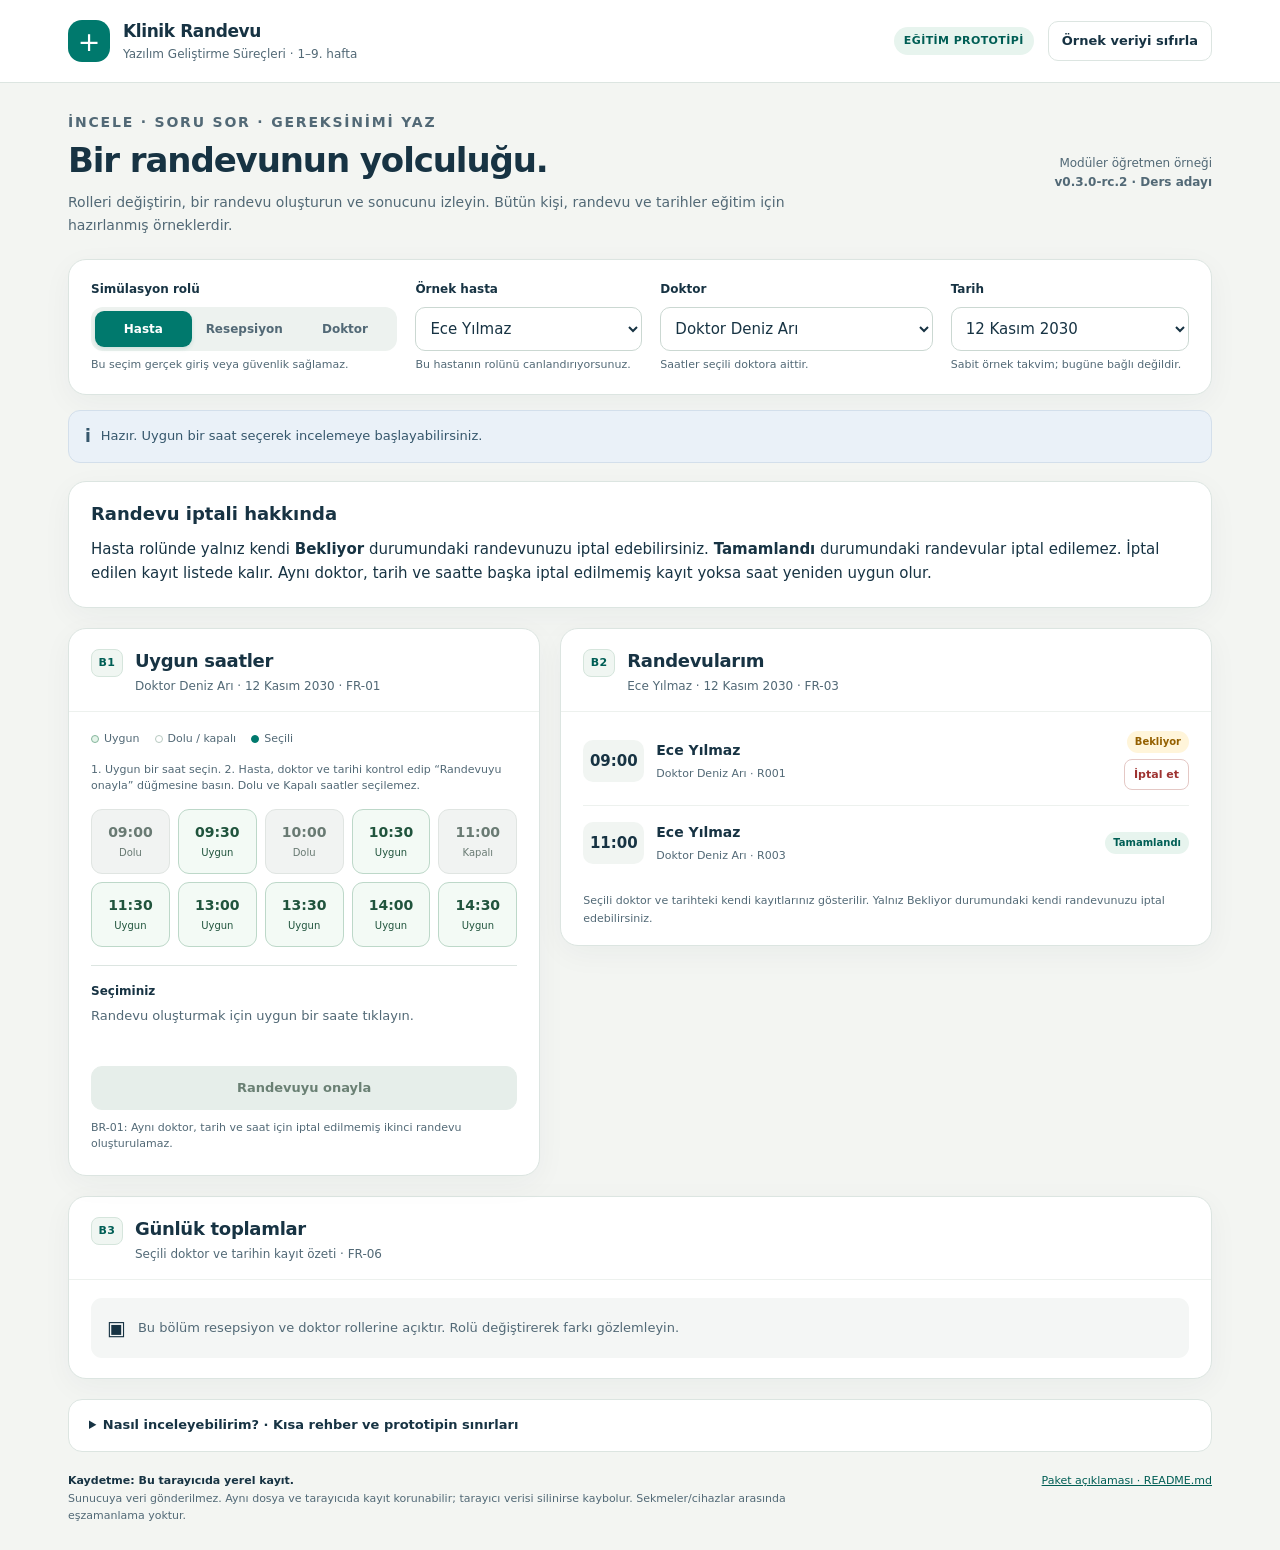
<file: index.html>
<!doctype html>
<html lang="tr">
<head>
  <meta charset="utf-8">
  <meta name="viewport" content="width=device-width,initial-scale=1">
  <meta name="color-scheme" content="light">
  <meta name="description" content="Yazılım Geliştirme Süreçleri dersi için çevrimdışı Klinik Randevu eğitim prototipi. Tüm veriler sentetiktir.">
  <title>Klinik Randevu • Eğitim Prototipi</title>
  <style>
    :root{--ink:#173343;--muted:#526976;--teal:#00796d;--teal-dark:#005e55;--tint:#e7f4ee;--canvas:#f3f5f2;--paper:#fff;--line:#dce5e1;--amber:#946000;--amber-bg:#fff5da;--red:#9e3331;--red-bg:#fff0ed;--blue-bg:#eaf1f8;--shadow:0 8px 30px rgba(23,51,67,.045);--radius:18px}
    *{box-sizing:border-box}body{margin:0;color:var(--ink);background:var(--canvas);font:15px/1.6 system-ui,-apple-system,"Segoe UI",sans-serif}button,input,select{font:inherit}button,select{touch-action:manipulation}button{cursor:pointer}button:disabled{cursor:not-allowed}button:focus-visible,select:focus-visible,summary:focus-visible,a:focus-visible{outline:3px solid #d59420;outline-offset:3px}h1,h2,h3,p{margin:0}a{color:var(--teal-dark)}[hidden]{display:none!important}.wrap{max-width:1200px;margin:auto;padding:0 28px}.topbar{background:var(--paper);border-bottom:1px solid var(--line)}.topbar .wrap{min-height:82px;display:flex;align-items:center;justify-content:space-between;gap:18px}.brand{display:flex;align-items:center;gap:13px}.mark{width:42px;height:42px;border-radius:14px;background:var(--teal);color:white;display:grid;place-items:center;font-size:27px;font-weight:500;line-height:1}.brand strong{display:block;font-size:17px;letter-spacing:-.4px}.brand small{display:block;font-size:12px;color:var(--muted)}.top-actions{display:flex;align-items:center;gap:14px}.tag{display:inline-flex;align-items:center;border-radius:99px;padding:5px 10px;background:var(--tint);color:var(--teal-dark);font-size:11px;font-weight:750;letter-spacing:.4px}.ghost{border:1px solid var(--line);border-radius:10px;background:white;padding:9px 13px;color:var(--ink);font-size:13px;font-weight:650}.ghost:hover{border-color:var(--teal);background:#f7fbf9}.hero{display:flex;justify-content:space-between;align-items:center;gap:20px;padding:28px 0 23px}.eyebrow{font-size:11px;font-weight:750;text-transform:uppercase;letter-spacing:1.8px;color:var(--teal);margin-bottom:7px}h1{font-size:clamp(24px,3.3vw,34px);letter-spacing:-1.1px;line-height:1.2;margin-bottom:10px}.hero p{color:var(--muted);max-width:760px;font-size:14px}.version{white-space:nowrap;color:var(--muted);font-size:12px;text-align:right}.panel{background:var(--paper);border:1px solid var(--line);border-radius:var(--radius);box-shadow:var(--shadow)}.controls{padding:20px 22px;display:grid;grid-template-columns:1.35fr 1fr 1.2fr 1.05fr;gap:18px;align-items:start}.field label,.field-label{display:block;font-size:12px;font-weight:750;margin:0 0 8px}.field select{width:100%;min-height:44px;border:1px solid #cbd8d2;border-radius:10px;background:#fff;color:var(--ink);padding:8px 30px 8px 10px}.field select:disabled{background:#f1f3f2;color:#5e6c75}.field small{display:block;color:var(--muted);font-size:11px;margin-top:6px;line-height:1.5}.roles{display:grid;grid-template-columns:repeat(3,1fr);gap:4px;background:#edf2ef;padding:4px;border-radius:12px}.role{border:0;background:transparent;min-height:36px;border-radius:9px;padding:5px 7px;color:var(--muted);font-size:12px;font-weight:700}.role[aria-pressed="true"]{background:var(--teal);color:white;box-shadow:0 2px 4px #00796d24}.status{margin:15px 0 18px;padding:12px 16px;border:1px solid #cfe3d9;background:#edf7f1;color:#225946;border-radius:12px;font-size:13px;min-height:48px;display:flex;gap:10px;align-items:center}.status[data-tone="error"]{background:var(--red-bg);border-color:#ecc4bf;color:var(--red)}.status[data-tone="info"]{background:var(--blue-bg);border-color:#d3dfeb;color:#36576c}.status-symbol{font-size:17px;font-weight:750;flex:none}.main-grid{display:grid;grid-template-columns:1fr 1.38fr;gap:20px;align-items:start}.panel-head{padding:20px 22px 15px;display:flex;align-items:flex-start;gap:12px;border-bottom:1px solid #edf1ee}.section-id{border:1px solid #d5e5dc;background:#f0f6f2;border-radius:8px;min-width:32px;height:28px;display:grid;place-items:center;color:var(--teal-dark);font-weight:750;font-size:11px;letter-spacing:.6px}.panel-head h2{font-size:18px;letter-spacing:-.3px;line-height:1.35}.panel-head p{font-size:12px;color:var(--muted);margin-top:4px}.panel-body{padding:18px 22px 22px}.legend{display:flex;gap:15px;color:var(--muted);font-size:11px;margin-bottom:14px}.legend span{display:flex;align-items:center;gap:5px}.dot{width:8px;height:8px;border:1px solid #b6c9c0;border-radius:99px;background:white}.dot.free{background:#e4f4e9;border-color:#84b59c}.dot.selected{background:var(--teal);border-color:var(--teal)}.slots{display:grid;grid-template-columns:repeat(5,1fr);gap:8px}.slot{display:flex;flex-direction:column;align-items:center;justify-content:center;min-height:65px;border:1px solid #bdd8c9;border-radius:11px;background:#f3faf5;color:#20543d;padding:7px 3px}.slot strong{font-size:14px;font-variant-numeric:tabular-nums}.slot small{font-size:10px;margin-top:2px}.slot:hover:not(:disabled){border-color:var(--teal);background:#e2f2e8}.slot:disabled{background:#f1f3f2;border-color:#e0e5e2;color:#697a73}.slot[aria-pressed="true"]{background:var(--teal);border-color:var(--teal);color:#fff}.slot[aria-pressed="true"]:hover{background:var(--teal-dark);color:white}.booking{margin-top:18px;border-top:1px solid var(--line);padding-top:16px}.booking h3{font-size:12px;font-weight:750;margin-bottom:5px}.booking-summary{min-height:47px;font-size:13px;color:var(--muted);margin-bottom:13px}.primary{background:var(--teal);border:1px solid var(--teal);border-radius:11px;color:#fff;padding:10px 15px;min-height:44px;font-size:13px;font-weight:750;width:100%}.primary:hover:not(:disabled){background:var(--teal-dark)}.primary:disabled{background:#e6eeea;border-color:#e6eeea;color:#6a8074}.small-note{margin-top:10px;color:var(--muted);font-size:11px;line-height:1.5}.appointments{padding:4px 22px 13px}.appointment{padding:15px 0;border-bottom:1px solid #edf1ee;display:grid;grid-template-columns:61px minmax(0,1fr) auto;gap:12px;align-items:center}.appointment:last-child{border-bottom:0}.time-block{background:#f1f5f2;border-radius:10px;padding:9px 6px;text-align:center;font-weight:750;font-size:15px;font-variant-numeric:tabular-nums}.appointment-name{font-size:14px;font-weight:700}.appointment-meta{color:var(--muted);font-size:11px;margin-top:3px}.appointment-actions{display:flex;align-items:flex-end;flex-direction:column;gap:6px}.status-pill{display:inline-block;border-radius:99px;padding:3px 8px;font-size:10px;font-weight:750;white-space:nowrap;background:var(--amber-bg);color:var(--amber)}.status-pill.completed{background:var(--tint);color:var(--teal-dark)}.status-pill.cancelled{background:#f0f2f3;color:#5d6b74}.small-button{background:white;border:1px solid #c6d9cf;border-radius:8px;padding:5px 9px;color:var(--teal-dark);font-size:11px;font-weight:700;min-height:31px}.small-button:hover{background:#eaf5ee}.small-button.cancel{border-color:#e4c8c5;color:var(--red)}.small-button.cancel:hover{background:var(--red-bg)}.empty{padding:30px 14px 34px;text-align:center;color:var(--muted);font-size:13px}.list-note{padding:0 22px 18px;color:var(--muted);font-size:11px}.summary-panel{margin-top:20px}.summary-body{padding:18px 22px 20px}.metrics{display:grid;grid-template-columns:repeat(4,1fr);gap:15px}.metric{border-right:1px solid var(--line)}.metric:last-child{border-right:0}.metric strong{display:block;font-size:27px;line-height:1.1;letter-spacing:-.8px;font-variant-numeric:tabular-nums}.metric span{display:block;font-size:11px;color:var(--muted);margin-top:6px}.locked{display:flex;align-items:center;gap:12px;background:#f4f6f5;padding:14px 16px;border-radius:11px;color:var(--muted);font-size:13px}.locked .lock-symbol{font-size:20px;color:var(--ink)}.summary-note{font-size:11px;color:var(--muted);margin-top:15px}.help{margin:20px 0;background:#fff;border:1px solid var(--line);border-radius:14px;overflow:hidden}.help summary{cursor:pointer;padding:15px 20px;font-weight:700;font-size:13px}.help-content{padding:0 24px 20px;color:var(--muted);font-size:13px;display:grid;grid-template-columns:1.2fr 1fr;gap:32px}.help ol{margin:0;padding-left:20px}.help li{margin-bottom:7px}.help p{margin-bottom:8px}.footer{padding:0 0 25px;display:flex;justify-content:space-between;align-items:flex-start;gap:20px;font-size:11px;color:var(--muted)}.storage{max-width:750px}.storage strong{color:var(--ink)}.footer a{white-space:nowrap}.visually-hidden{position:absolute;width:1px;height:1px;padding:0;margin:-1px;overflow:hidden;clip:rect(0,0,0,0);white-space:nowrap;border:0}
    @media(max-width:1000px){.wrap{padding:0 20px}.controls{grid-template-columns:1.2fr 1fr;gap:16px}.main-grid{grid-template-columns:1fr 1.22fr}.slots{grid-template-columns:repeat(5,1fr)}.panel-head,.panel-body{padding-left:17px;padding-right:17px}.appointments{padding-left:17px;padding-right:17px}.appointment{grid-template-columns:53px minmax(0,1fr) auto;gap:9px}.tag{display:none}}
    @media(max-width:740px){.wrap{padding:0 15px}.topbar .wrap{min-height:74px;gap:10px}.brand{gap:9px}.brand strong{font-size:15px}.brand small{font-size:10px}.mark{width:34px;height:34px;border-radius:11px;font-size:23px}.top-actions{gap:0}.ghost{font-size:11px;padding:8px;max-width:115px;line-height:1.4}.hero{padding:24px 0 18px}.hero p{font-size:13px}.version{display:none}.controls{grid-template-columns:1fr 1fr;padding:16px;gap:14px}.role-field{grid-column:1/-1}.doctor-field{grid-column:1/-1;grid-row:3}.field small{font-size:10px}.main-grid{grid-template-columns:1fr;gap:16px}.slots{grid-template-columns:repeat(5,1fr)}.panel-head{padding-top:17px;padding-bottom:13px}.panel-head h2{font-size:17px}.summary-panel{margin-top:16px}.metrics{gap:12px}.metric strong{font-size:24px}.metric span{font-size:10px}.help-content{grid-template-columns:1fr;gap:15px}.footer{display:block}.footer a{display:inline-block;margin-top:10px}.status{font-size:12px}.appointment{grid-template-columns:55px minmax(0,1fr) auto}.list-note{padding-left:17px;padding-right:17px}}
    @media print{body{background:white}.top-actions,.booking,.help,.footer a,.small-button{display:none}.wrap{max-width:none;padding:0}.topbar .wrap{min-height:65px}.panel{box-shadow:none;break-inside:avoid}.hero{padding:16px 0}.controls{padding:12px}.main-grid{grid-template-columns:1fr 1.3fr;gap:14px}.tag{display:inline-block}.summary-panel{margin-top:14px}.footer{padding-top:14px}}
  </style>
</head>
<body>
  <header class="topbar">
    <div class="wrap">
      <div class="brand"><span class="mark" aria-hidden="true">+</span><div><strong>Klinik Randevu</strong><small>Yazılım Geliştirme Süreçleri · 1–9. hafta</small></div></div>
      <div class="top-actions"><span class="tag">EĞİTİM PROTOTİPİ</span><button class="ghost" id="reset-data" type="button" data-testid="reset-data">Örnek veriyi sıfırla</button></div>
    </div>
  </header>
  <main class="wrap">
    <section class="hero" aria-labelledby="page-title">
      <div><p class="eyebrow">İncele · Soru sor · Gereksinimi yaz</p><h1 id="page-title">Bir randevunun yolculuğu.</h1><p>Rolleri değiştirin, bir randevu oluşturun ve sonucunu izleyin. Bütün kişi, randevu ve tarihler eğitim için hazırlanmış örneklerdir.</p></div>
      <div class="version">Modüler öğretmen örneği<br><strong>v0.3.0-rc.2 · Ders adayı</strong></div>
    </section>

    <section class="panel controls" aria-label="Simülasyon ayarları">
      <div class="field role-field"><span class="field-label" id="role-label">Simülasyon rolü</span><div class="roles" role="group" aria-labelledby="role-label"><button class="role" id="role-patient" data-role="patient" type="button" aria-pressed="true">Hasta</button><button class="role" id="role-reception" data-role="reception" type="button" aria-pressed="false">Resepsiyon</button><button class="role" id="role-doctor" data-role="doctor" type="button" aria-pressed="false">Doktor</button></div><small>Bu seçim gerçek giriş veya güvenlik sağlamaz.</small></div>
      <div class="field"><label for="patient-select">Örnek hasta</label><select id="patient-select" data-testid="patient-select"><option value="ece">Ece Yılmaz</option><option value="kaan">Kaan Demir</option></select><small id="patient-help">Bu hastanın rolünü canlandırıyorsunuz.</small></div>
      <div class="field doctor-field"><label for="doctor-select" id="doctor-label">Doktor</label><select id="doctor-select" data-testid="doctor-select"><option value="deniz">Doktor Deniz Arı</option><option value="selin">Doktor Selin Kaya</option></select><small id="doctor-help">Saatler seçili doktora aittir.</small></div>
      <div class="field"><label for="date-select">Tarih</label><select id="date-select" data-testid="date-select"><option value="2030-11-12">12 Kasım 2030</option><option value="2030-11-13">13 Kasım 2030</option></select><small>Sabit örnek takvim; bugüne bağlı değildir.</small></div>
    </section>

    <div class="status" id="notice" data-tone="info" role="status" aria-live="polite" aria-atomic="true"><span class="status-symbol" aria-hidden="true">i</span><span id="notice-text">Hazır. Uygun bir saat seçerek incelemeye başlayabilirsiniz.</span></div>

    <section class="panel" aria-labelledby="cancel-help-title" style="margin-bottom:20px">
      <div class="panel-body">
        <h2 id="cancel-help-title" style="font-size:18px;margin-bottom:8px">Randevu iptali hakkında</h2>
        <p>Hasta rolünde yalnız kendi <strong>Bekliyor</strong> durumundaki randevunuzu iptal edebilirsiniz. <strong>Tamamlandı</strong> durumundaki randevular iptal edilemez. İptal edilen kayıt listede kalır. Aynı doktor, tarih ve saatte başka iptal edilmemiş kayıt yoksa saat yeniden uygun olur.</p>
      </div>
    </section>

    <div class="main-grid">
      <section class="panel" aria-labelledby="slots-title">
        <div class="panel-head"><span class="section-id">B1</span><div><h2 id="slots-title">Uygun saatler</h2><p id="slots-subtitle">Seçili doktor ve tarih · FR-01 / FR-02</p></div></div>
        <div class="panel-body"><div class="legend" aria-hidden="true"><span><i class="dot free"></i>Uygun</span><span><i class="dot"></i>Dolu / kapalı</span><span><i class="dot selected"></i>Seçili</span></div><p id="slot-help" class="small-note" style="margin:0 0 14px" aria-live="polite">Uygun bir saat seçin; ardından bilgileri kontrol edip randevuyu onaylayın.</p><div id="slots" class="slots" aria-label="Randevu saatleri" aria-describedby="slot-help"></div>
          <div class="booking"><h3 id="booking-label">Seçiminiz</h3><p class="booking-summary" id="booking-summary">Randevu oluşturmak için uygun bir saate tıklayın.</p><button id="book-appointment" aria-describedby="slot-help" class="primary" type="button" disabled data-testid="book-appointment">Randevuyu onayla</button><p class="small-note" id="booking-note">BR-01: Aynı doktor, tarih ve saat için iptal edilmemiş ikinci randevu oluşturulamaz.</p></div>
        </div>
      </section>

      <section class="panel" aria-labelledby="appointments-title"><div class="panel-head"><span class="section-id">B2</span><div><h2 id="appointments-title">Randevularım</h2><p id="appointments-subtitle">Seçili hasta, doktor ve tarih · FR-03</p></div></div><div id="appointments" class="appointments" data-testid="appointments"></div><p class="list-note" id="list-note">Yalnız kendi bekleyen randevunuzu iptal edebilirsiniz.</p></section>
    </div>

    <section class="panel summary-panel" aria-labelledby="summary-title"><div class="panel-head"><span class="section-id">B3</span><div><h2 id="summary-title">Günlük toplamlar</h2><p>Seçili doktor ve tarihin kayıt özeti · FR-06</p></div></div><div class="summary-body"><div id="summary-lock" class="locked"><span class="lock-symbol" aria-hidden="true">▣</span><span>Bu bölüm resepsiyon ve doktor rollerine açıktır. Rolü değiştirerek farkı gözlemleyin.</span></div><div id="summary-metrics" class="metrics" hidden><div class="metric"><strong id="metric-pending" data-testid="metric-pending">0</strong><span>Bekleyen</span></div><div class="metric"><strong id="metric-completed" data-testid="metric-completed">0</strong><span>Tamamlanan</span></div><div class="metric"><strong id="metric-cancelled" data-testid="metric-cancelled">0</strong><span>İptal edilen</span></div><div class="metric"><strong id="metric-total" data-testid="metric-total">0</strong><span>Toplam kayıt</span></div></div><p id="summary-note" class="summary-note" hidden>Toplam kayıt; bekleyen, tamamlanan ve iptal edilen kayıtların toplamıdır.</p></div></section>

    <details class="help" id="help-panel"><summary>Nasıl inceleyebilirim? · Kısa rehber ve prototipin sınırları</summary><div class="help-content"><div><ol><li><strong>Rolü seçin.</strong> Hasta rolünde Ece veya Kaan'ı canlandırın.</li><li><strong>Doktor ve tarihi seçin.</strong> Yalnız iki örnek gün bulunur.</li><li><strong>Uygun saati seçin.</strong> Dolu ve tamamlanmış saatler seçilemez.</li><li><strong>Randevuyu onaylayın.</strong> Yeni kaydı B2 alanında gözlemleyin.</li><li><strong>İptali deneyin.</strong> Hasta kendi bekleyen kaydını iptal edince saat yeniden açılır.</li><li><strong>Diğer rollere geçin.</strong> Resepsiyonda günlük liste ve toplamları, doktor rolünde Tamamlandı işlemini inceleyin.</li></ol></div><div><p><strong>Bu bir eğitim prototipidir.</strong> Rol ve kullanıcı seçicileri gerçek kimlik doğrulama yapmaz. Erişim kontrolleri yalnız tarayıcı içindeki kavram gösterimidir.</p><p>Gerçek hasta verisi girmeyin. Sunucu, ortak veri tabanı, e-posta ve SMS yoktur. Çoklu sekme veya çoklu cihaz arasında çakışmasız çalışma garantisi verilmez.</p><p>Örnek tarihler sabittir; geçmiş tarih veya saat engeli uygulanmaz. Tamamlanmış randevunun saati tekrar açılmaz. İptal edilen saatte yeni randevu oluşturulabilir.</p><p>Sayfayı yeniden açmadan önce yaptığınız değişiklikleri ve bulguları belgelerinize yazın; ekran görüntüsü tek başına gereksinim belgesi değildir.</p></div></div></details>

    <footer class="footer"><p class="storage"><strong id="storage-label">Kaydetme durumu kontrol ediliyor.</strong><br><span id="storage-description"></span></p><a href="README.md">Paket açıklaması · README.md</a></footer>
    <noscript><p class="status" data-tone="error">Bu prototip için tarayıcıda JavaScript açık olmalıdır. Belgeleri JavaScript olmadan okuyabilirsiniz.</p></noscript>
  </main>
  <!-- Klasik betikler sırayla yüklenir; ES module veya sunucu zorunluluğu yoktur. -->
  <script src="src/demo-data.js"></script>
  <script src="src/repository.js"></script>
  <script src="src/rules.js"></script>
  <script src="src/ui.js"></script>
</body>
</html>
</file>
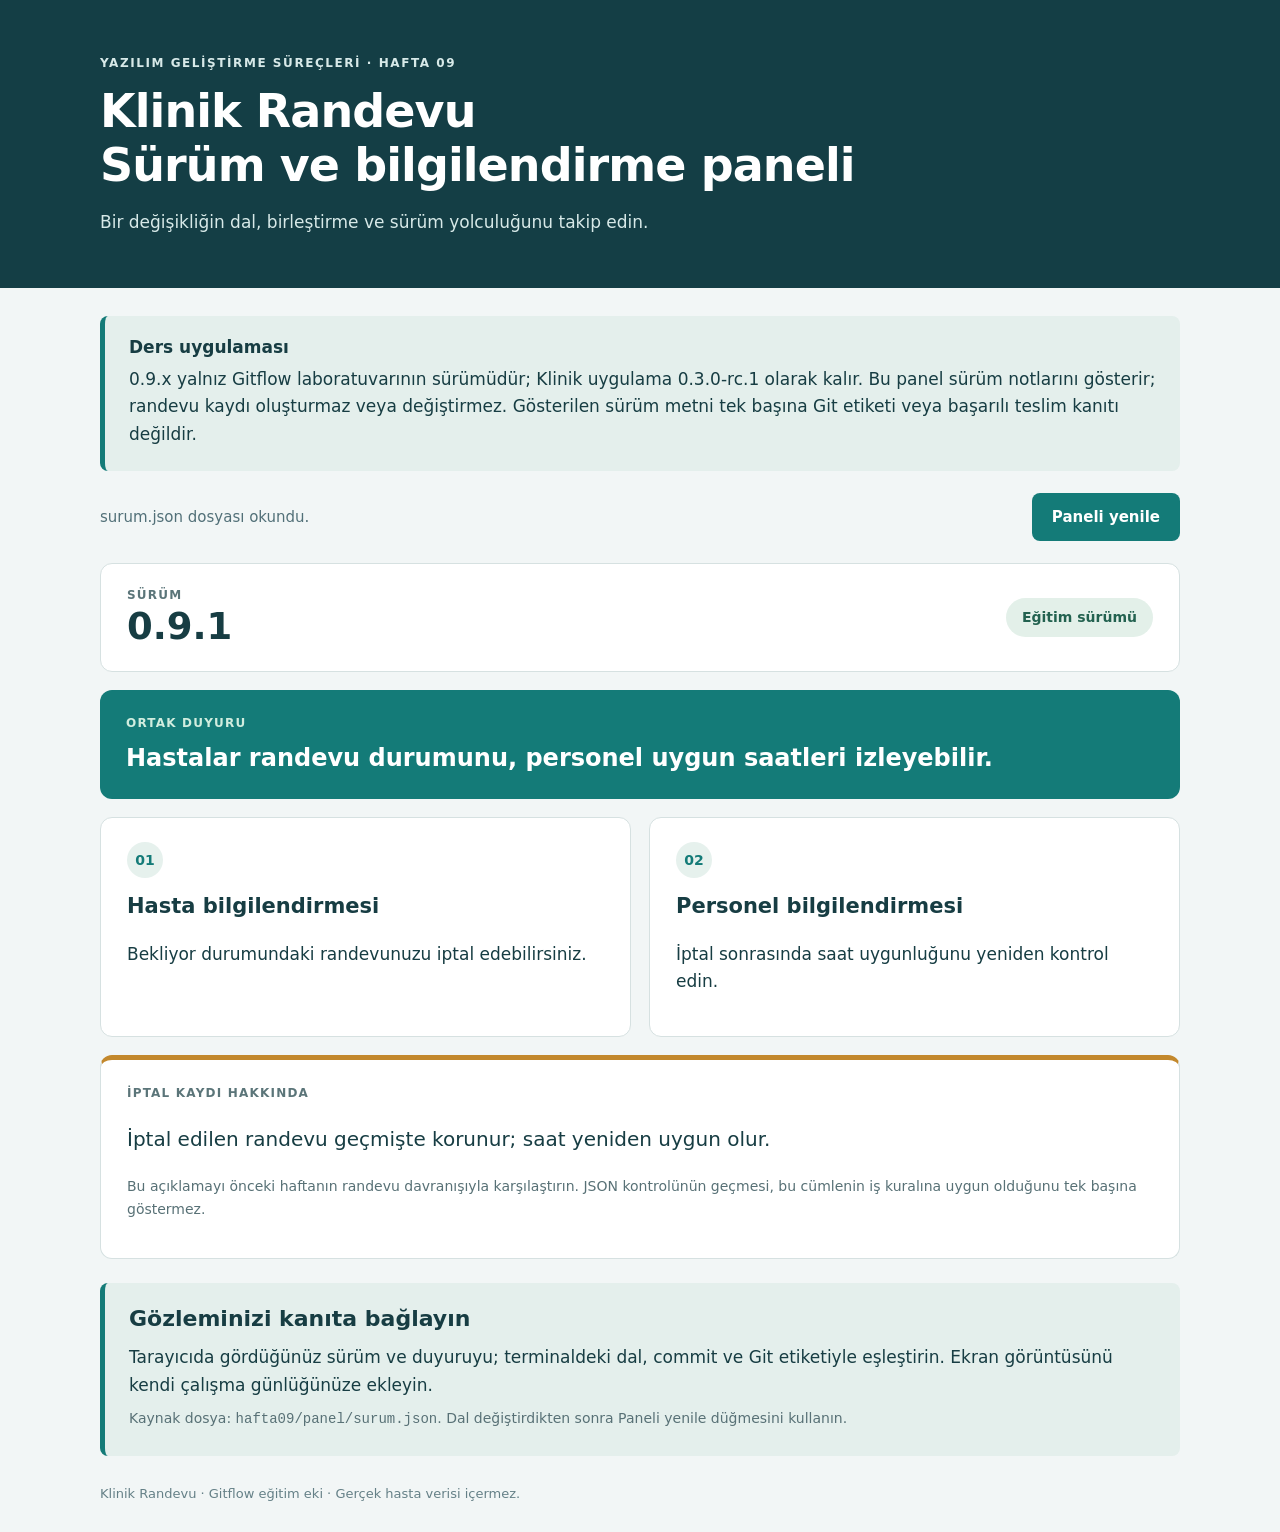
<file: hafta09/panel/index.html>
<!doctype html>
<html lang="tr"><head><meta charset="utf-8"><meta name="viewport" content="width=device-width,initial-scale=1"><title>Klinik Randevu | Sürüm paneli</title><link rel="stylesheet" href="style.css"></head>
<body><header><div class="wrap"><p class="eyebrow">YAZILIM GELİŞTİRME SÜREÇLERİ · HAFTA 09</p><h1>Klinik Randevu<br>Sürüm ve bilgilendirme paneli</h1><p>Bir değişikliğin dal, birleştirme ve sürüm yolculuğunu takip edin.</p></div></header>
<main class="wrap"><div class="notice"><strong>Ders uygulaması</strong><p>0.9.x yalnız Gitflow laboratuvarının sürümüdür; Klinik uygulama 0.3.0-rc.1 olarak kalır. Bu panel sürüm notlarını gösterir; randevu kaydı oluşturmaz veya değiştirmez. Gösterilen sürüm metni tek başına Git etiketi veya başarılı teslim kanıtı değildir.</p></div>
<div class="toolbar"><span id="status" role="status" aria-live="polite">Veri yükleniyor…</span><button id="refresh" type="button">Paneli yenile</button></div>
<div id="error" class="error" hidden></div>
<section id="panel" hidden><div class="version-row"><div><span class="label">SÜRÜM</span><strong id="version"></strong></div><span class="badge" id="channel"></span></div>
<article class="announcement"><span class="label">ORTAK DUYURU</span><h2 id="announcement"></h2></article>
<div class="cards"><article><span class="number">01</span><h2>Hasta bilgilendirmesi</h2><p id="patient"></p></article><article><span class="number">02</span><h2>Personel bilgilendirmesi</h2><p id="staff"></p></article></div>
<article class="cancel"><span class="label">İPTAL KAYDI HAKKINDA</span><p id="cancel-note"></p><p class="small">Bu açıklamayı önceki haftanın randevu davranışıyla karşılaştırın. JSON kontrolünün geçmesi, bu cümlenin iş kuralına uygun olduğunu tek başına göstermez.</p></article></section>
<section class="evidence"><h2>Gözleminizi kanıta bağlayın</h2><p>Tarayıcıda gördüğünüz sürüm ve duyuruyu; terminaldeki dal, commit ve Git etiketiyle eşleştirin. Ekran görüntüsünü kendi çalışma günlüğünüze ekleyin.</p><p class="small">Kaynak dosya: <code>hafta09/panel/surum.json</code>. Dal değiştirdikten sonra Paneli yenile düğmesini kullanın.</p></section>
</main><footer class="wrap">Klinik Randevu · Gitflow eğitim eki · Gerçek hasta verisi içermez.</footer>
<script>
const ids={surum:'version',duyuru:'announcement',hasta_notu:'patient',personel_notu:'staff',iptal_notu:'cancel-note'};
async function refresh(){const status=document.getElementById('status'),error=document.getElementById('error'),panel=document.getElementById('panel');status.textContent='Veri yükleniyor…';error.hidden=true;try{const response=await fetch('surum.json',{cache:'no-store'});if(!response.ok)throw new Error('HTTP '+response.status);const data=await response.json();for(const [key,id] of Object.entries(ids)){if(typeof data[key]!=='string')throw new Error('Eksik alan: '+key);document.getElementById(id).textContent=data[key]}document.getElementById('channel').textContent=data.kanal==='gelistirme'?'Geliştirme':'Eğitim sürümü';panel.hidden=false;status.textContent='surum.json dosyası okundu.'}catch(e){panel.hidden=true;error.hidden=false;error.textContent='Sürüm bilgisi okunamadı. JSON biçimini ve dosyanın HTTP üzerinden açıldığını kontrol edin. Ayrıntı: '+e.message;status.textContent='Okuma başarısız.'}}
document.getElementById('refresh').addEventListener('click',refresh);refresh();
</script></body></html>
</file>
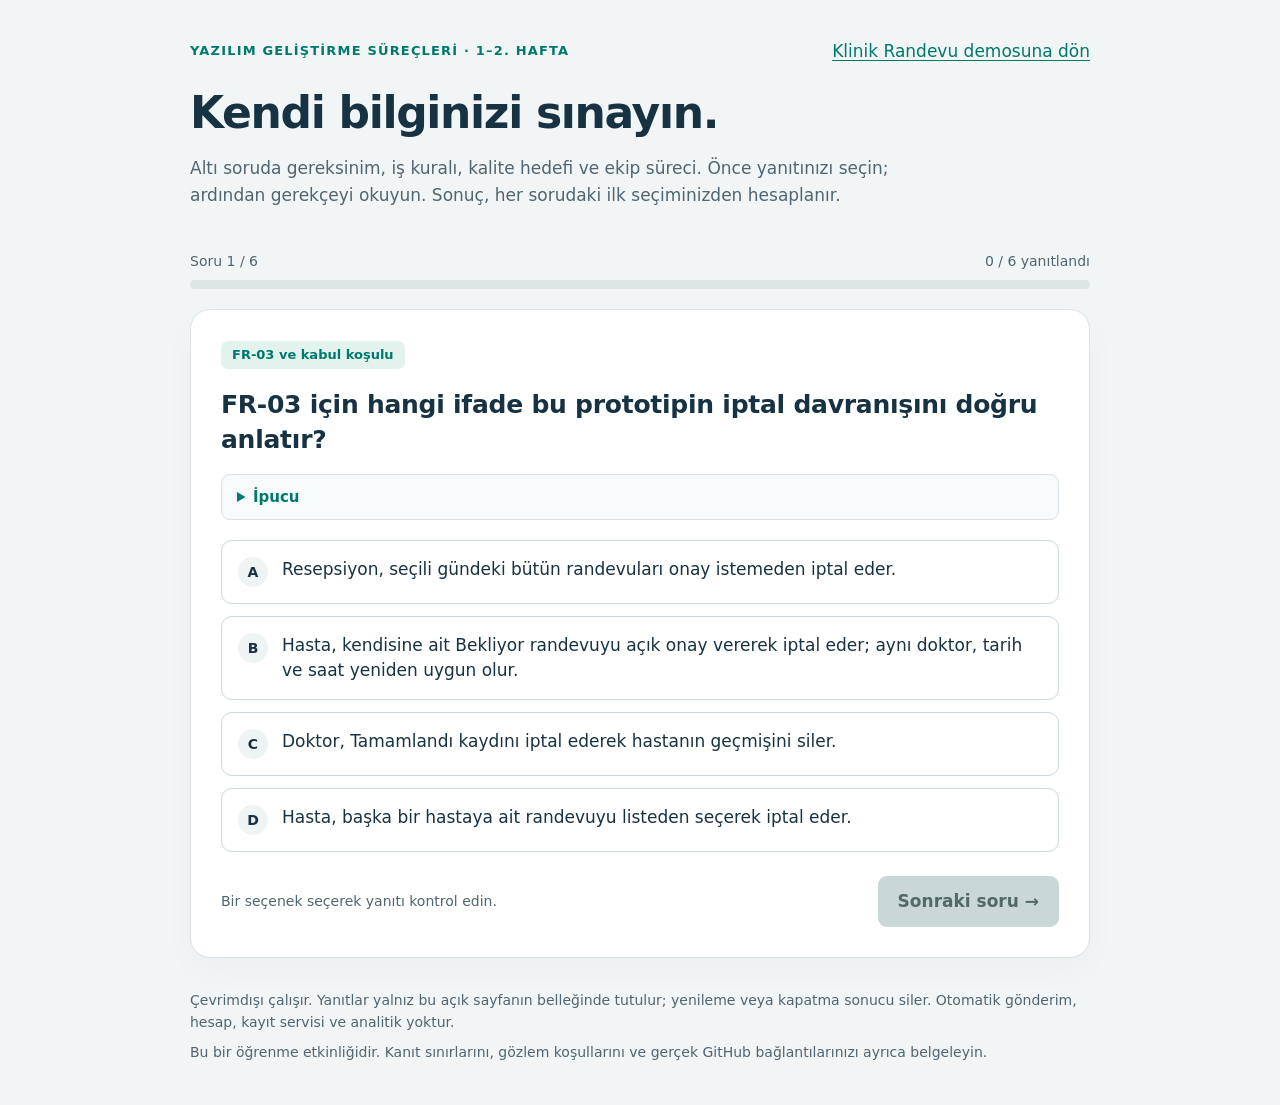
<file: ders-testi.html>
<!doctype html>
<html lang="tr">
<head>
<meta charset="utf-8">
<meta name="viewport" content="width=device-width,initial-scale=1">
<meta http-equiv="Content-Security-Policy" content="default-src 'none'; script-src 'unsafe-inline'; style-src 'unsafe-inline'; img-src data:; connect-src 'none'; base-uri 'none'; form-action 'none'">
<title>6 soruluk ders testi — Klinik Randevu</title>
<style>
:root{color-scheme:light;--ink:#173343;--muted:#506572;--teal:#00796d;--mint:#e2f3ee;--line:#d9e3e6;--paper:#fff;--bg:#f1f5f5;--red:#a1392e;--red-bg:#fff0ed}*{box-sizing:border-box}body{margin:0;background:var(--bg);color:var(--ink);font:17px/1.6 system-ui,-apple-system,BlinkMacSystemFont,"Segoe UI",sans-serif}a{color:var(--teal);text-underline-offset:3px}.wrap{width:min(900px,calc(100% - 36px));margin:auto}header{padding:38px 0 24px}.top{display:flex;align-items:center;justify-content:space-between;gap:16px;flex-wrap:wrap}.eyebrow{color:var(--teal);font-size:13px;font-weight:750;letter-spacing:.09em}h1{font-size:clamp(30px,5vw,44px);line-height:1.15;letter-spacing:-.03em;margin:23px 0 16px}header p{max-width:730px;margin:0;color:var(--muted)}.progress-meta{display:flex;justify-content:space-between;gap:16px;margin:17px 0 7px;font-size:14px;color:var(--muted)}progress{width:100%;height:9px;border:0;border-radius:10px;overflow:hidden;background:#dbe6e5;display:block;accent-color:var(--teal)}progress::-webkit-progress-bar{background:#dbe6e5}progress::-webkit-progress-value{background:var(--teal)}progress::-moz-progress-bar{background:var(--teal)}.card{background:var(--paper);border:1px solid var(--line);border-radius:20px;padding:30px;margin:20px 0;box-shadow:0 12px 34px #16363a07}.topic{display:inline-block;padding:4px 11px;border-radius:7px;background:var(--mint);color:var(--teal);font-size:13px;font-weight:700}h2{font-size:25px;line-height:1.38;letter-spacing:-.01em;margin:19px 0 22px}.clue{margin:-5px 0 20px;padding:10px 15px;border:1px solid var(--line);border-radius:9px;background:#f7fafa;font-size:15px}.clue summary{cursor:pointer;font-weight:700;color:var(--teal)}.clue p{margin:8px 0 3px}.choices{display:grid;gap:12px}.choice{appearance:none;display:flex;align-items:flex-start;text-align:left;gap:14px;width:100%;background:#fff;border:1.5px solid #cbd9dd;border-radius:11px;padding:16px;color:var(--ink);font:inherit;line-height:1.45;cursor:pointer}.choice:hover:not(:disabled){border-color:var(--teal);background:#f2faf7}.letter{font-size:14px;line-height:30px;min-width:30px;text-align:center;border-radius:50%;background:#eef3f4;font-weight:750}.choice:disabled{color:var(--ink);opacity:1;cursor:default}.choice.correct{border-color:var(--teal);background:#effaf5}.choice.wrong{border-color:var(--red);background:var(--red-bg)}.choice.correct .letter{background:var(--teal);color:white}.choice.wrong .letter{background:var(--red);color:white}.mark{display:block;font-size:13px;font-weight:750;margin:6px 0 0;color:var(--teal)}.wrong .mark{color:var(--red)}.feedback{margin-top:22px;padding:18px 20px;border-left:4px solid var(--teal);border-radius:0 10px 10px 0;background:#eff8f5}.feedback.wrong-feedback{background:var(--red-bg);border-left-color:var(--red)}.feedback p{margin:7px 0 0;font-size:16px}.feedback small{display:block;margin-top:9px;color:var(--muted)}.controls{display:flex;justify-content:space-between;align-items:center;gap:16px;margin-top:24px}.hint{font-size:14px;color:var(--muted)}button.primary{background:var(--teal);color:white;border:0;border-radius:9px;padding:12px 20px;font:inherit;font-weight:650;cursor:pointer;flex-shrink:0}button.primary:disabled{background:#cad7d7;color:#52696a;cursor:not-allowed}button.secondary{background:#fff;color:var(--teal);border:1px solid var(--teal);border-radius:9px;padding:11px 18px;font:inherit;font-weight:650;cursor:pointer}button:focus-visible,a:focus-visible,textarea:focus-visible{outline:3px solid #e1a33b;outline-offset:4px}[hidden]{display:none!important}.score{font-size:48px;font-weight:800;line-height:1.1;letter-spacing:-.04em;margin:14px 0}.result-note{color:var(--muted);margin:0 0 23px}.review-item{border-top:1px solid var(--line);padding:17px 0}.review-item summary{cursor:pointer;display:flex;gap:12px;align-items:flex-start}.result-badge{border-radius:5px;background:var(--mint);color:var(--teal);font-size:13px;font-weight:750;padding:2px 7px;flex-shrink:0}.result-badge.incorrect{background:var(--red-bg);color:var(--red)}.review-item p{font-size:16px;margin:9px 0}.review-item small{color:var(--muted)}label{display:block;font-weight:650;margin:24px 0 9px}textarea{width:100%;min-height:200px;resize:vertical;border:1px solid #c5d4d9;border-radius:9px;padding:14px;font:14px/1.6 ui-monospace,monospace;color:var(--ink);background:#f8fbfb}.subtle{font-size:14px;color:var(--muted)}footer{padding:4px 0 35px;color:var(--muted);font-size:14px}footer p{margin:7px 0}.noscript{padding:20px;background:#fff0ed;border:1px solid #b35e50;border-radius:10px}@media(max-width:600px){.wrap{width:calc(100% - 24px)}header{padding-top:24px}.card{padding:21px 17px;border-radius:15px}h2{font-size:22px}.choice{padding:13px 11px;gap:10px;font-size:16px}.controls{align-items:stretch;flex-direction:column}.controls button{width:100%}.score{font-size:42px}}@media print{body{background:white}.card{border:0;box-shadow:none;padding:0}.top a,.controls,#restart,footer{display:none}.review-item{break-inside:avoid}textarea{min-height:230px}}
</style>
</head>
<body>
<header class="wrap">
 <div class="top"><span class="eyebrow">YAZILIM GELİŞTİRME SÜREÇLERİ · 1–2. HAFTA</span><a href="index.html">Klinik Randevu demosuna dön</a></div>
 <h1>Kendi bilginizi sınayın.</h1>
 <p>Altı soruda gereksinim, iş kuralı, kalite hedefi ve ekip süreci. Önce yanıtınızı seçin; ardından gerekçeyi okuyun. Sonuç, her sorudaki ilk seçiminizden hesaplanır.</p>
</header>
<main class="wrap">
 <noscript><p class="noscript">Bu çevrimdışı test için JavaScript açık olmalıdır. Ağ bağlantısı gerekmez.</p></noscript>
 <div class="progress-meta"><span id="counter">Soru 1 / 6</span><span id="answered-count">0 / 6 yanıtlandı</span></div>
 <progress id="progress" max="6" value="0" aria-label="Yanıtlanan soru sayısı"></progress>
 <section class="card" id="question-panel" aria-labelledby="question-title">
  <span class="topic" id="topic"></span>
  <h2 id="question-title" tabindex="-1"></h2>
  <details class="clue" id="clue"><summary>İpucu</summary><p id="clue-text"></p></details>
  <div class="choices" id="choices" role="group" aria-labelledby="question-title"></div>
  <div class="feedback" id="feedback" aria-live="polite" aria-atomic="true" hidden></div>
  <div class="controls"><span class="hint" id="question-hint">Bir seçenek seçerek yanıtı kontrol edin.</span><button class="primary" type="button" id="next" disabled>Sonraki soru →</button></div>
 </section>
 <section class="card" id="result-panel" aria-labelledby="result-title" hidden>
  <span class="topic">TEST TAMAMLANDI</span>
  <h2 id="result-title" tabindex="-1">Gerekçeyi kendi örneğinizle açıklayın.</h2>
  <div class="score" id="score"></div>
  <p class="result-note" id="result-note"></p>
  <div id="review"></div>
  <label for="result-record">Toplantı notuna aktarabileceğiniz sonuç kaydı</label>
  <textarea id="result-record" readonly spellcheck="false" aria-describedby="record-help"></textarea>
  <p class="subtle" id="record-help">Metni seçip kopyalayın; docs/07-toplanti-notu.md dosyanıza ekleyin. Kendi açıklamanızı ve açık sorunuzu tamamlayın. Test sonucu kendi başına proje teslim kanıtının yerine geçmez.</p>
  <div class="controls"><a href="index.html">Demoda tekrar gözlem yap</a><button class="secondary" type="button" id="restart">Testi yeniden başlat</button></div>
 </section>
</main>
<footer class="wrap"><p>Çevrimdışı çalışır. Yanıtlar yalnız bu açık sayfanın belleğinde tutulur; yenileme veya kapatma sonucu siler. Otomatik gönderim, hesap, kayıt servisi ve analitik yoktur.</p><p>Bu bir öğrenme etkinliğidir. Kanıt sınırlarını, gözlem koşullarını ve gerçek GitHub bağlantılarınızı ayrıca belgeleyin.</p></footer>
<script>
'use strict';
const QUESTIONS = [{"id": "Q01", "topic": "FR-03 ve kabul koşulu", "prompt": "FR-03 için hangi ifade bu prototipin iptal davranışını doğru anlatır?", "choices": ["Resepsiyon, seçili gündeki bütün randevuları onay istemeden iptal eder.", "Hasta, kendisine ait Bekliyor randevuyu açık onay vererek iptal eder; aynı doktor, tarih ve saat yeniden uygun olur.", "Doktor, Tamamlandı kaydını iptal ederek hastanın geçmişini siler.", "Hasta, başka bir hastaya ait randevuyu listeden seçerek iptal eder."], "correct": 1, "explanation": "FR-03, hastanın kendi Bekliyor kaydını iptal etmesidir. Onay verilirse kayıt İptal edildi olur ve saat serbest kalır; onaydan vazgeçilirse kayıt değişmez. Resepsiyonun iptal yetkisi bu prototipte yoktur. Bu gözlem, gerçek bir sistemde sunucu yetkilendirmesinin doğrulandığı anlamına gelmez.", "steps": ["A06", "B02", "B05"], "hint": "İptal için kaydın sahibini, mevcut durumunu ve kullanıcı onayını düşünün."}, {"id": "Q02", "topic": "BR-01 ile FR-02 ilişkisi", "prompt": "BR-01 hangi kuralı koyar ve bu derste öncelikle hangi işlevsel gereksinime bağlanır?", "choices": ["Bütün doktorlarda aynı saatte yalnız bir randevu olabilir; FR-06'ya bağlanır.", "Tamamlandı randevular hiçbir saati meşgul etmez; FR-05'e bağlanır.", "Aynı doktor, tarih ve saat için iptal edilmemiş ikinci kayıt oluşmamalıdır; FR-02'ye bağlanır.", "GitHub'daki üçüncü issue her zaman FR-03 olmalıdır; FR-03'e bağlanır."], "correct": 2, "explanation": "BR-01 bir iş kuralıdır: doktor + tarih + saat birleşimi için iptal edilmemiş ikinci kayıt oluşmasını sınırlar. FR-02, randevu oluşturma işlemini tarif eder ve bu kurala uyar. Bekliyor ve Tamamlandı kayıtları iptal edilmemiştir; iptal edilmiş kayıt aynı saati serbest bırakır. BR veya FR kimliği, GitHub'ın verdiği issue numarasından ayrıdır.", "steps": ["A17", "B02", "B03"], "hint": "Çakışmayı yalnız saatle tanımlamak yeterli mi? Kural kimliği ile issue numarasını da ayırın."}, {"id": "Q03", "topic": "Ölçülebilir kalite gereksinimi", "prompt": "Hangisi ölçülebilir bir NFR taslağıdır ve henüz ölçüm yapılmadığını doğru belirtir?", "choices": ["İlk kez kullanan 3 deneme katılımcısının her biri, belirlenmiş başlangıçtan yardım almadan 5 dakika içinde randevu oluşturabilsin. Durum: Tasarım hedefi; henüz ölçülmedi.", "Sistem çok hızlı ve herkes için kusursuz olmalıdır. Durum: Kesinlikle geçti.", "Hasta İptal et düğmesine basabilmelidir. Durum: Bütün kalite koşulları doğrulandı.", "Aynı doktor, tarih ve saatte ikinci aktif kayıt oluşmasın. Durum: Bu bir performans ölçümüdür."], "correct": 0, "explanation": "A seçeneği katılımcıyı, görevi, yardım koşulunu ve süre sınırını belirtir; kullanılabilirlik için sınanabilir bir kalite hedefidir. Sayı yazılması ölçüm yapıldığı anlamına gelmez. Hızlı/kusursuz ifadesi belirsizdir; iptal işlemi FR, çift kayıt sınırlaması ise BR örneğidir. Üç kişi ve beş dakika, bu dersin tartışılabilir tasarım önerisidir; evrensel standart değildir.", "steps": ["B02", "B03", "B04"], "hint": "Kim, hangi görevi, hangi koşulda ve hangi sınır içinde deneyecek? Gerçek ölçüm yapılmış mı?"}, {"id": "Q04", "topic": "Commit, dal ve pull request", "prompt": "docs/fr03-kabul-kriterleri dalında belgeyi değiştirdiniz. Commit ve PR için hangi açıklama doğrudur?", "choices": ["Commit oluşunca bütün değişiklikler otomatik olarak main dalına ve bütün ekip arkadaşlarına birleştirilir.", "PR yalnız bir ekran görüntüsüdür; commit geçmişiyle bağlantısı yoktur.", "Doğru yön base: docs/fr03-kabul-kriterleri, compare: main olmalıdır.", "Commit değişikliği dalda kaydeder; PR bu değişikliğin incelenip main dalına alınmasını ister. Bu çalışmada base: main, compare: docs/fr03-kabul-kriterleri seçilir."], "correct": 3, "explanation": "Commit bir dal üzerindeki değişiklik kaydıdır. PR, kaynak daldaki değişikliğin hedef dala alınması için inceleme ve tartışma alanıdır; açılması otomatik birleştirme değildir. Hedef base: main, belge değişikliğini taşıyan kaynak compare: docs/fr03-kabul-kriterleri olur. İnceleme, gerekli düzeltme ve merge adımları ayrıca tamamlanır.", "steps": ["A16", "B06", "B13", "B14", "B16"], "hint": "Değişikliği kaydetmek, inceleme istemek ve birleştirmek ayrı adımlardır. Değişiklik hangi dalda?"}, {"id": "Q05", "topic": "Bağlam ve kullanım durumu modeli", "prompt": "Bu dersteki bağlam diyagramı ile kullanım durumu diyagramı arasındaki fark hangisidir?", "choices": ["İkisi de veritabanı tablolarını ve C# sınıflarını eksiksiz gösterir.", "Bağlam diyagramı sistemi, dış aktörleri ve aralarındaki alışverişi gösterir; kullanım durumu diyagramı sistem sınırı içindeki kullanıcı amaçlarını ve bunlarla ilişkili aktörleri gösterir.", "Kullanım durumu diyagramında bütün aktörler sistem sınırının içinde yer alır.", "Sistemi hiç kullanmayan her paydaş, otomatik olarak altı kullanım durumunun da aktörüdür."], "correct": 1, "explanation": "Bu modülde bağlam modeli tek sistem ile Hasta, Resepsiyon ve Doktor arasındaki etkileşim kapsamını gösterir. Kullanım durumu modeli altı kullanıcı amacını oval olarak sistemin içinde, aktörleri dışında gösterir. Paydaş, sistemden etkilenen veya sistemi etkileyen taraftır; aktör ise incelenen sistemle etkileşen dış roldür. Her paydaşın aktör olması gerekmez.", "steps": ["A09", "B08", "B10"], "hint": "Bir model sistemin çevresini, diğeri sistemle gerçekleştirilen kullanıcı amaçlarını öne çıkarır."}, {"id": "Q06", "topic": "Gözlem ve kanıtın sınırı", "prompt": "Yerel demoda R008 kaydını oluşturdunuz ve 09:30 saatinin Dolu olduğunu gördünüz. Hangi sonuç kanıta uygundur?", "choices": ["Gerçek kullanıcı girişi ve bütün saldırılara karşı sunucu güvenliği doğrulanmıştır.", "Bütün tarayıcılar, cihazlar ve eşzamanlı kullanıcılar için çift kayıt kesin olarak engellenmiştir.", "Seçtiğim rol, doktor, tarih ve saatle bu açık sayfadaki davranışı gözledim; gerçek kimlik doğrulama, ortak veritabanı ve eşzamanlılık güvencesi ayrıca sınanmalıdır.", "Prototip güzel göründüğü için bütün NFR'leri Geçti olarak işaretleyebilirim."], "correct": 2, "explanation": "Gözlem, denediğiniz koşullarla sınırlıdır. Rol seçici eğitim simülasyonudur; gerçek giriş değildir. Veriler tarayıcıda saklanır veya bellekte kalır; sekmeler ve cihazlar arasında ortak veri ve eşzamanlı çakışma garantisi yoktur. Beklenen sonucu yazmak ya da ekranı beğenmek, güvenlik, performans veya diğer kalite hedeflerinin doğrulandığını göstermez.", "steps": ["A04", "A06", "B01", "B04", "B18"], "hint": "Yalnız denediğiniz ortamı düşünün. Açık sayfanız ile başka cihazdaki kullanıcı ortak veri mi kullanıyor?"}];
const LETTERS = ['A','B','C','D'];
const state = { index: 0, answers: Array(QUESTIONS.length).fill(null) };
const el = id => document.getElementById(id);
function esc(value){return String(value).replace(/[&<>"']/g,c=>({'&':'&amp;','<':'&lt;','>':'&gt;','"':'&quot;',"'":'&#39;'}[c]));}
function countAnswered(){return state.answers.filter(x=>x!==null).length;}
function score(){return state.answers.reduce((n,a,i)=>n+(a===QUESTIONS[i].correct?1:0),0);}
function choose(choice){
 const q=QUESTIONS[state.index];
 if(!Number.isInteger(choice)||choice<0||choice>=q.choices.length||state.answers[state.index]!==null)return false;
 state.answers[state.index]=choice;
 renderQuestion();
 return true;
}
function renderQuestion(){
 const q=QUESTIONS[state.index],answer=state.answers[state.index],answered=answer!==null;
 el('counter').textContent='Soru '+(state.index+1)+' / '+QUESTIONS.length;
 el('answered-count').textContent=countAnswered()+' / '+QUESTIONS.length+' yanıtlandı';
 el('progress').value=countAnswered();
 el('topic').textContent=q.topic;
 el('question-title').textContent=q.prompt;
 el('clue-text').textContent=q.hint;
 el('clue').open=false;
 el('choices').innerHTML=q.choices.map((c,i)=>{
  const css=answered?(i===q.correct?' correct':i===answer?' wrong':''):'';
  const mark=answered&&i===q.correct?'<span class="mark">'+(i===answer?'Seçiminiz · Doğru yanıt':'Doğru yanıt')+'</span>':answered&&i===answer?'<span class="mark">Seçiminiz · Yeniden düşünün</span>':'';
  return '<button type="button" class="choice'+css+'" data-choice="'+i+'" '+(answered?'disabled':'')+'><span class="letter" aria-hidden="true">'+LETTERS[i]+'</span><span><span class="sr-choice">'+esc(c)+'</span>'+mark+'</span></button>';
 }).join('');
 const feedback=el('feedback');
 feedback.hidden=!answered;
 feedback.className='feedback'+(answered&&answer!==q.correct?' wrong-feedback':'');
 feedback.innerHTML=answered?'<strong>'+(answer===q.correct?'Doğru. Gerekçe:':'Bu seçimi gözden geçirin. Doğru yanıt: '+LETTERS[q.correct]+'.')+'</strong><p>'+esc(q.explanation)+'</p><small>Rehberde tekrar: '+q.steps.join(', ')+'</small>':'';
 el('question-hint').textContent=answered?'Gerekçeyi okuduktan sonra devam edin.':'Bir seçenek seçerek yanıtı kontrol edin.';
 el('next').disabled=!answered;
 el('next').textContent=state.index===QUESTIONS.length-1?'Sonucu göster →':'Sonraki soru →';
}
function resultRecord(){
 return '### B18 — Ders testi sonucu\n\nİlk deneme sonucu: '+score()+'/'+QUESTIONS.length+' doğru.\n'+QUESTIONS.map((q,i)=>'- '+q.id+': '+LETTERS[state.answers[i]]+' seçtim; '+(state.answers[i]===q.correct?'doğru':'doğru seçenek '+LETTERS[q.correct])+'.').join('\n')+'\n\nÖğrendiğim / düzelttiğim kavram: [Kendi cümlemle yazacağım.]\nKendi belgemdeki kanıt bağlantısı: [FR-03 → UC-03 → kabul koşulu → issue → birleşmiş PR]\nAçık sorum: [ ]';
}
function showResults(){
 if(countAnswered()!==QUESTIONS.length)return false;
 el('question-panel').hidden=true;
 el('result-panel').hidden=false;
 el('counter').textContent='Altı soru tamamlandı';
 el('score').textContent=score()+' / '+QUESTIONS.length+' doğru';
 el('result-note').textContent=score()===QUESTIONS.length?'Bütün ilk yanıtlarınız doğru. Şimdi bir kavramı kendi belgenizdeki somut kanıtla açıklayın.':'Aşağıdaki başlıkları açıp gerekçeleri yeniden okuyun. Yanlış yanıtlar, tekrar çalışacağınız kavramları gösterir.';
 el('review').innerHTML=QUESTIONS.map((q,i)=>'<details class="review-item"><summary><span class="result-badge'+(state.answers[i]===q.correct?'':' incorrect')+'">'+(state.answers[i]===q.correct?'Doğru':'Tekrar')+'</span><strong>'+q.id+' · '+esc(q.topic)+'</strong></summary><p>'+esc(q.prompt)+'</p><p><strong>Seçiminiz:</strong> '+LETTERS[state.answers[i]]+' — '+esc(q.choices[state.answers[i]])+'</p><p><strong>Doğru yanıt:</strong> '+LETTERS[q.correct]+' — '+esc(q.choices[q.correct])+'</p><p>'+esc(q.explanation)+'</p><small>Rehberde tekrar: '+q.steps.join(', ')+'</small></details>').join('');
 el('result-record').value=resultRecord();
 el('result-title').focus();
 return true;
}
function nextQuestion(){
 if(state.answers[state.index]===null)return false;
 if(state.index===QUESTIONS.length-1)return showResults();
 state.index++;
 renderQuestion();
 el('question-title').focus();
 return true;
}
function restart(){
 if(!window.confirm('Bu sayfadaki test sonucu silinip altı soru yeniden başlatılsın mı?'))return false;
 state.index=0;state.answers.fill(null);
 el('result-panel').hidden=true;el('question-panel').hidden=false;
 renderQuestion();el('question-title').focus();return true;
}
el('choices').addEventListener('click',event=>{const b=event.target.closest('button[data-choice]');if(b)choose(Number(b.dataset.choice));});
el('next').addEventListener('click',nextQuestion);
el('restart').addEventListener('click',restart);
renderQuestion();
</script>
</body>
</html>
</file>
<file: hafta09/panel/style.css>
*{box-sizing:border-box}body{margin:0;background:#f2f6f6;color:#173d43;font:17px/1.6 system-ui,-apple-system,BlinkMacSystemFont,"Segoe UI",sans-serif}.wrap{width:min(1080px,calc(100% - 40px));margin:auto}header{background:#143e45;color:#fff;padding:42px 0 35px}h1{font-size:clamp(30px,4vw,46px);line-height:1.16;letter-spacing:-.02em;margin:12px 0}header p{max-width:750px;color:#d7e9e8}.eyebrow{font-size:12px;font-weight:800;letter-spacing:.13em}main{padding:28px 0}.notice,.evidence{background:#e4efec;border-left:5px solid #147b78;padding:18px 24px;border-radius:8px}.notice p{margin:5px 0}.toolbar{display:flex;align-items:center;justify-content:space-between;gap:20px;padding:22px 0}.toolbar span{font-size:15px;color:#527078}button{padding:12px 20px;background:#147b78;color:white;border:0;border-radius:8px;font:inherit;font-size:15px;font-weight:700;cursor:pointer}button:hover{background:#0e605e}button:focus-visible{outline:3px solid #c3882c;outline-offset:3px}.version-row{display:flex;align-items:center;justify-content:space-between;background:white;border:1px solid #d6e1e1;border-radius:12px;padding:22px 26px}.label{display:block;font-size:12px;letter-spacing:.1em;font-weight:800;color:#5b7579}.version-row strong{display:block;font-size:37px;line-height:1.2}.badge{background:#e3f0e9;border-radius:20px;padding:8px 16px;color:#236250;font-size:14px;font-weight:700}.announcement{background:#147b78;color:white;border-radius:12px;padding:24px 26px;margin:18px 0}.announcement .label{color:#d1eddf}.announcement h2{margin:8px 0 0;font-size:24px;line-height:1.4}.cards{display:grid;grid-template-columns:1fr 1fr;gap:18px}.cards article,.cancel{background:white;border:1px solid #d6e1e1;border-radius:12px;padding:24px 26px}.cards h2{font-size:21px;margin:12px 0}.number{background:#e6f1ed;color:#147b78;font-size:14px;font-weight:800;border-radius:50%;display:inline-grid;place-items:center;width:36px;height:36px}.cancel{margin:18px 0;border-top:5px solid #c3882c}.cancel p{font-size:20px}.cancel .small,.small{font-size:14px;color:#587176}.evidence{margin-top:24px}.evidence h2{font-size:22px;margin:0 0 8px}.evidence p{margin:8px 0}footer{font-size:13px;color:#658087;padding-bottom:28px}.error{background:#fff0ee;border:1px solid #d38478;border-radius:8px;padding:18px;color:#8c3029}code{overflow-wrap:anywhere}[hidden]{display:none!important}@media(max-width:650px){.cards{grid-template-columns:1fr}.toolbar{align-items:flex-start}.version-row{padding:18px}.badge{font-size:12px}header{padding:28px 0}}
</file>
